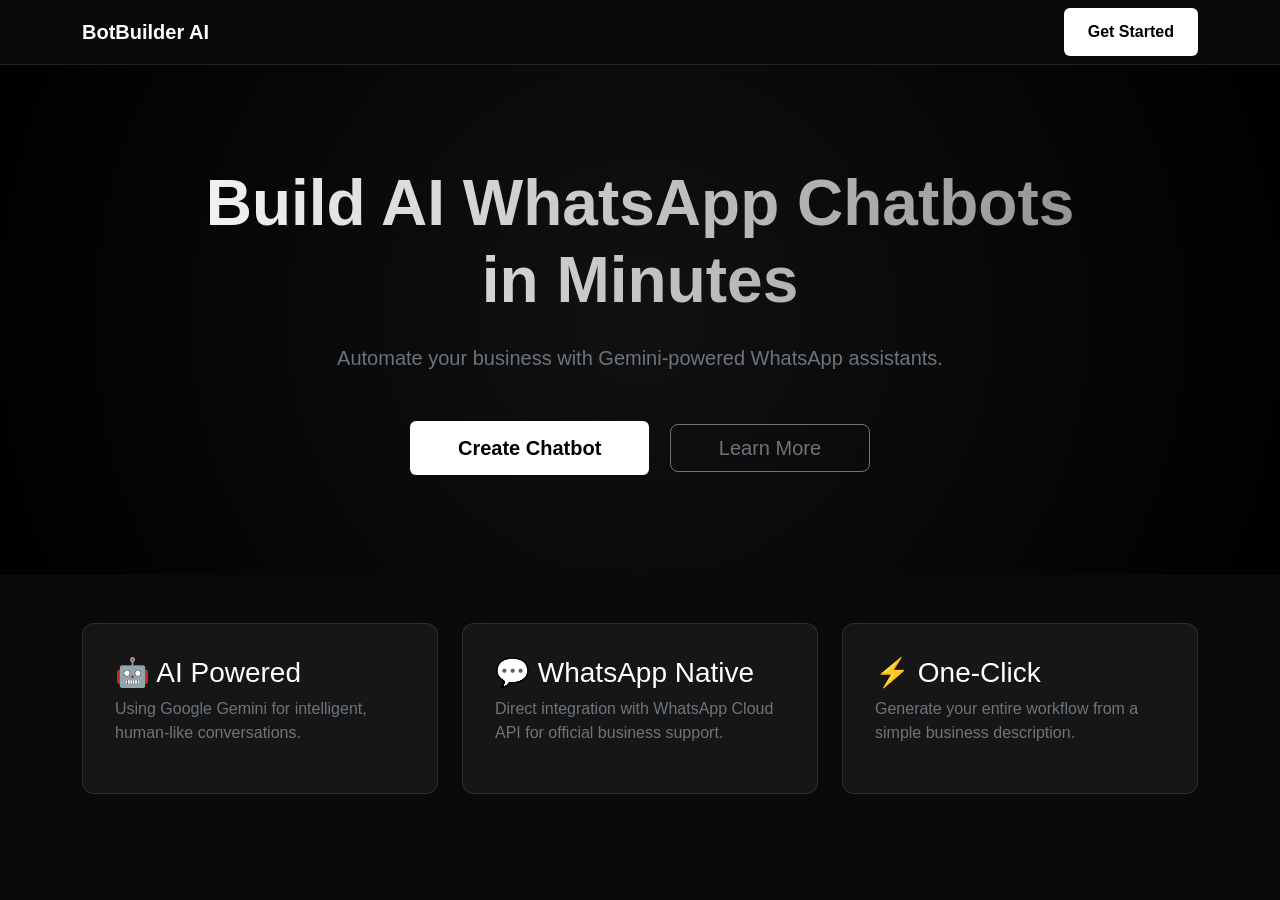
<file: templates/index.html>
<!DOCTYPE html>
<html lang="en">
<head>
    <meta charset="UTF-8">
    <meta name="viewport" content="width=device-width, initial-scale=1.0">
    <title>BotBuilder AI | WhatsApp Automation</title>
    <link href="https://cdn.jsdelivr.net/npm/bootstrap@5.3.0/dist/css/bootstrap.min.css" rel="stylesheet">
    <link rel="stylesheet" href="/static/css/style.css">
</head>
<body>
    <nav class="navbar navbar-expand-lg navbar-dark sticky-top">
        <div class="container">
            <a class="navbar-brand fw-bold" href="/">BotBuilder AI</a>
            <div class="d-flex">
                <a href="/dashboard" class="btn btn-primary">Get Started</a>
            </div>
        </div>
    </nav>

    <section class="hero-section text-center">
        <div class="container">
            <h1 class="display-3 fw-bold gradient-text">Build AI WhatsApp Chatbots<br>in Minutes</h1>
            <p class="lead text-secondary mt-4">Automate your business with Gemini-powered WhatsApp assistants.</p>
            <div class="mt-5">
                <a href="/dashboard" class="btn btn-primary btn-lg px-5 me-3">Create Chatbot</a>
                <a href="#features" class="btn btn-outline-secondary btn-lg px-5">Learn More</a>
            </div>
        </div>
    </section>

    <section id="features" class="container py-5">
        <div class="row g-4">
            <div class="col-md-4">
                <div class="card-glass h-100">
                    <h3>🤖 AI Powered</h3>
                    <p class="text-secondary">Using Google Gemini for intelligent, human-like conversations.</p>
                </div>
            </div>
            <div class="col-md-4">
                <div class="card-glass h-100">
                    <h3>💬 WhatsApp Native</h3>
                    <p class="text-secondary">Direct integration with WhatsApp Cloud API for official business support.</p>
                </div>
            </div>
            <div class="col-md-4">
                <div class="card-glass h-100">
                    <h3>⚡ One-Click</h3>
                    <p class="text-secondary">Generate your entire workflow from a simple business description.</p>
                </div>
            </div>
        </div>
    </section>
</body>
</html>
</file>
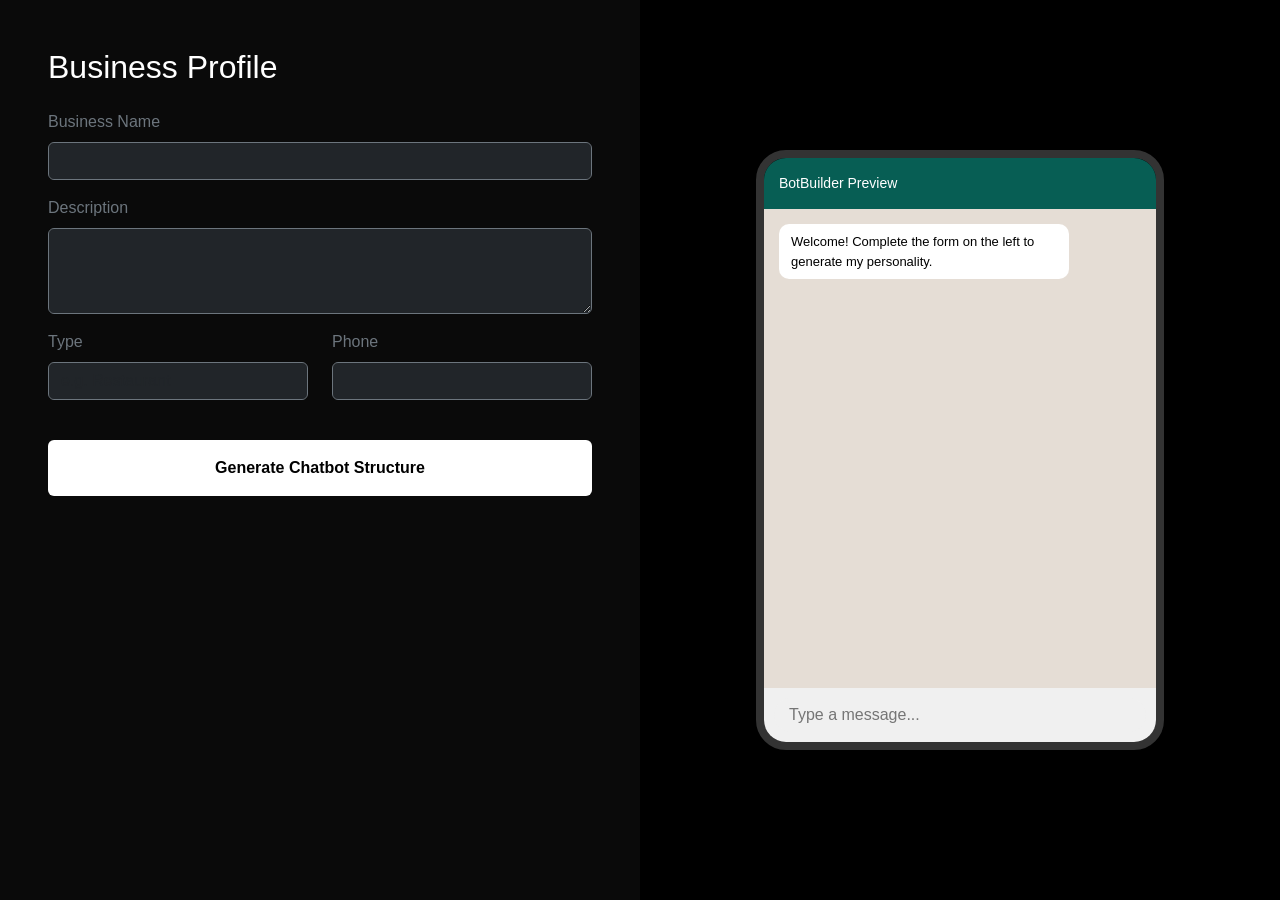
<file: templates/dashboard.html>
<!DOCTYPE html>
<html lang="en">
<head>
    <meta charset="UTF-8">
    <title>Dashboard | BotBuilder AI</title>
    <link href="https://cdn.jsdelivr.net/npm/bootstrap@5.3.0/dist/css/bootstrap.min.css" rel="stylesheet">
    <link rel="stylesheet" href="/static/css/style.css">
    <link rel="stylesheet" href="/static/css/dashboard.css">
</head>
<body>
    <div class="container-fluid">
        <div class="row min-vh-100">
            <!-- Left Panel: Form -->
            <div class="col-md-6 p-5 overflow-auto" style="max-height: 100vh;">
                <h2 class="mb-4">Business Profile</h2>
                <form id="botForm">
                    <div class="mb-3">
                        <label class="form-label text-secondary">Business Name</label>
                        <input type="text" class="form-control bg-dark text-white border-secondary" id="bizName" required>
                    </div>
                    <div class="mb-3">
                        <label class="form-label text-secondary">Description</label>
                        <textarea class="form-control bg-dark text-white border-secondary" id="bizDesc" rows="3"></textarea>
                    </div>
                    <div class="row">
                        <div class="col-md-6 mb-3">
                            <label class="form-label text-secondary">Type</label>
                            <input type="text" class="form-control bg-dark text-white border-secondary" id="bizType" placeholder="e.g. Restaurant">
                        </div>
                        <div class="col-md-6 mb-3">
                            <label class="form-label text-secondary">Phone</label>
                            <input type="text" class="form-control bg-dark text-white border-secondary" id="bizPhone">
                        </div>
                    </div>
                    <button type="submit" class="btn btn-primary w-100 py-3 mt-4" id="generateBtn">
                        Generate Chatbot Structure
                    </button>
                </form>
            </div>

            <!-- Right Panel: Preview -->
            <div class="col-md-6 p-5 bg-black d-flex align-items-center justify-content-center">
                <div class="preview-container w-75">
                    <div class="wa-header">
                        <span id="previewName">BotBuilder Preview</span>
                    </div>
                    <div class="wa-body" id="chatWindow">
                        <div class="bubble bot">Welcome! Complete the form on the left to generate my personality.</div>
                    </div>
                    <div class="wa-footer">
                        <input type="text" class="wa-input" placeholder="Type a message..." disabled>
                    </div>
                </div>
            </div>
        </div>
    </div>

    <script src="/static/js/dashboard.js"></script>
</body>
</html>
</file>
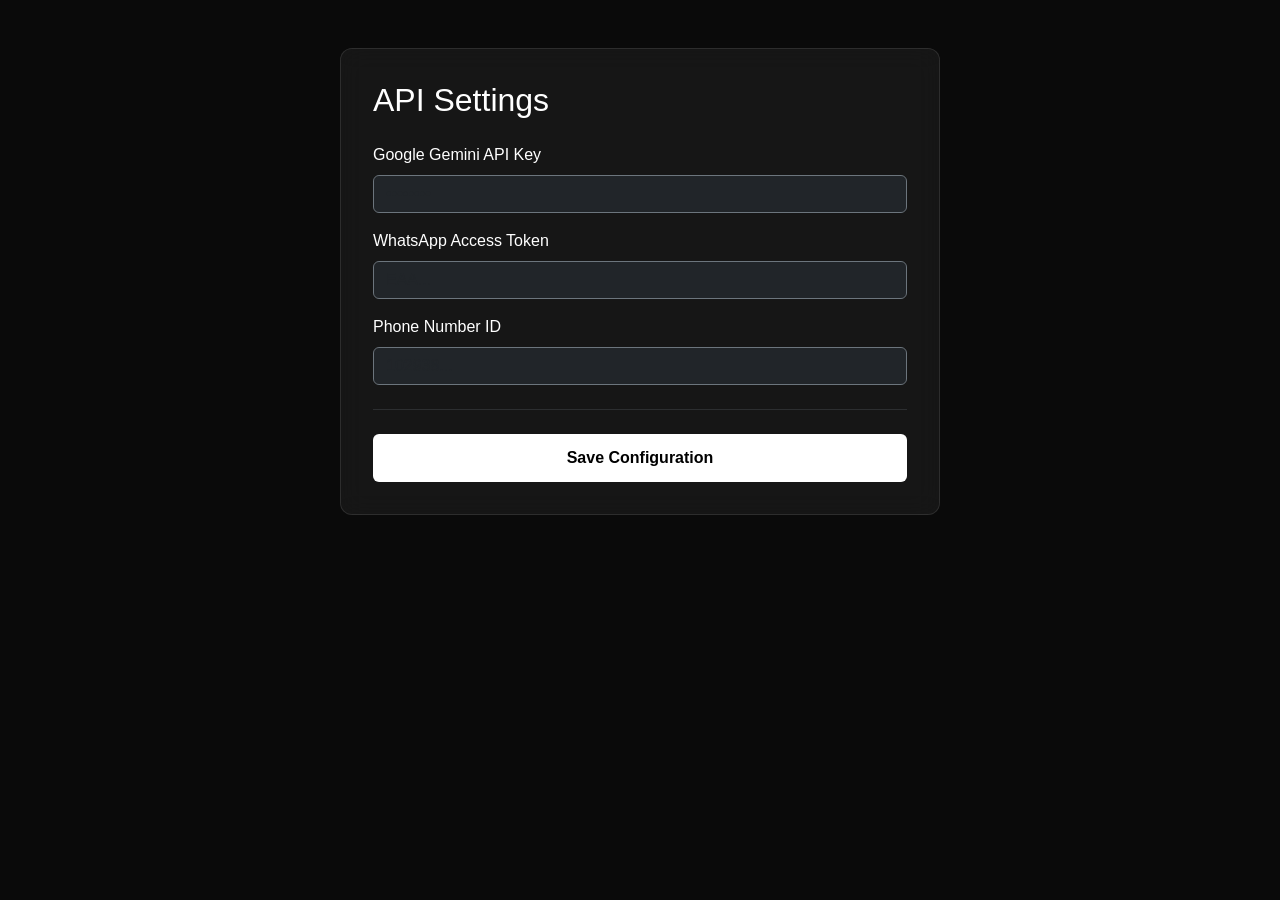
<file: templates/settings.html>
<!DOCTYPE html>
<html lang="en">
<head>
    <meta charset="UTF-8">
    <title>Settings | BotBuilder AI</title>
    <link href="https://cdn.jsdelivr.net/npm/bootstrap@5.3.0/dist/css/bootstrap.min.css" rel="stylesheet">
    <link rel="stylesheet" href="/static/css/style.css">
</head>
<body class="p-5">
    <div class="container max-width-600">
        <div class="card-glass mx-auto" style="max-width: 600px;">
            <h2 class="mb-4">API Settings</h2>
            <div class="mb-3">
                <label class="form-label">Google Gemini API Key</label>
                <input type="password" class="form-control bg-dark text-white border-secondary" placeholder="••••••••">
            </div>
            <div class="mb-3">
                <label class="form-label">WhatsApp Access Token</label>
                <input type="password" class="form-control bg-dark text-white border-secondary" placeholder="EAA...">
            </div>
            <div class="mb-3">
                <label class="form-label">Phone Number ID</label>
                <input type="text" class="form-control bg-dark text-white border-secondary" placeholder="102938...">
            </div>
            <hr class="border-secondary my-4">
            <button class="btn btn-primary w-100">Save Configuration</button>
        </div>
    </div>
</body>
</html>
</file>
<file: static/css/style.css>
:root {
    --primary: #0070f3;
    --dark: #000000;
    --gray: #888888;
    --glass: rgba(255, 255, 255, 0.05);
    --border: rgba(255, 255, 255, 0.1);
}

body {
    background-color: #0a0a0a;
    color: #ffffff;
    font-family: 'Inter', -apple-system, sans-serif;
}

.navbar {
    border-bottom: 1px solid var(--border);
    backdrop-filter: blur(10px);
}

.hero-section {
    padding: 100px 0;
    background: radial-gradient(circle at 50% 50%, #111 0%, #000 100%);
}

.btn-primary {
    background: #fff;
    color: #000;
    border: none;
    border-radius: 6px;
    font-weight: 600;
    padding: 12px 24px;
    transition: all 0.3s ease;
}

.btn-primary:hover {
    background: #ccc;
    transform: translateY(-2px);
}

.card-glass {
    background: var(--glass);
    border: 1px solid var(--border);
    backdrop-filter: blur(12px);
    border-radius: 12px;
    padding: 2rem;
}

.gradient-text {
    background: linear-gradient(to right, #fff, #888);
    -webkit-background-clip: text;
    -webkit-text-fill-color: transparent;
}
</file>
<file: static/css/dashboard.css>
.preview-container {
    background: #000;
    border-radius: 30px;
    border: 8px solid #333;
    height: 600px;
    position: relative;
    overflow: hidden;
    display: flex;
    flex-direction: column;
}

.wa-header {
    background: #075e54;
    padding: 15px;
    color: white;
    font-size: 14px;
}

.wa-body {
    background: #e5ddd5;
    flex-grow: 1;
    padding: 15px;
    overflow-y: auto;
    display: flex;
    flex-direction: column;
}

.bubble {
    max-width: 80%;
    padding: 8px 12px;
    border-radius: 10px;
    margin-bottom: 10px;
    font-size: 13px;
    position: relative;
    color: #000;
}

.bubble.bot {
    background: white;
    align-self: flex-start;
}

.bubble.user {
    background: #dcf8c6;
    align-self: flex-end;
}

.wa-footer {
    background: #f0f0f0;
    padding: 10px;
    display: flex;
}

.wa-input {
    flex-grow: 1;
    border-radius: 20px;
    border: none;
    padding: 5px 15px;
}
</file>
